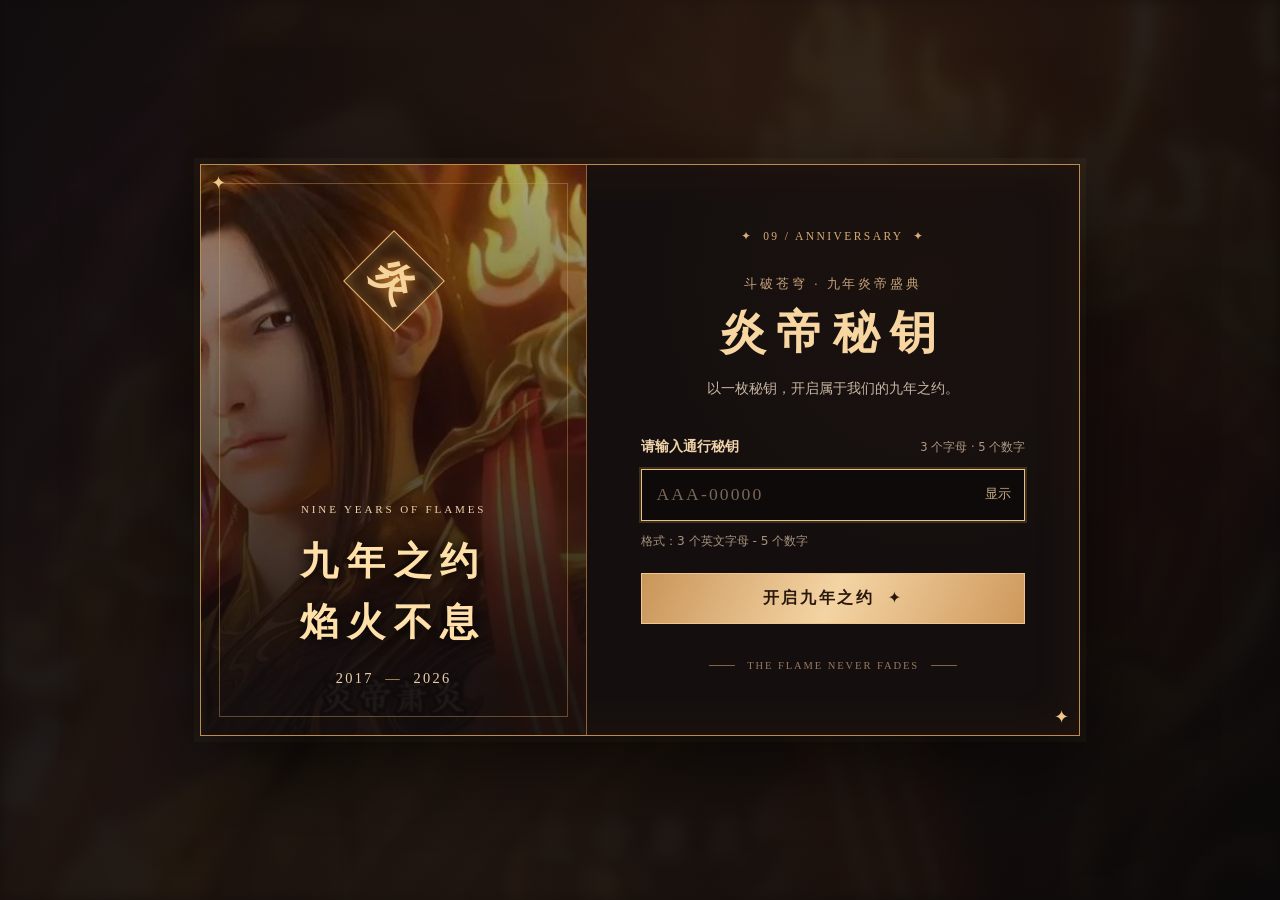
<file: index.html>
<!doctype html>
<html lang="zh-Hans">
<head>
  <meta charset="utf-8">
  <meta name="viewport" content="width=device-width, initial-scale=1">
  <link rel="icon" href="data:image/svg+xml,%3Csvg xmlns='http://www.w3.org/2000/svg' viewBox='0 0 40 40'%3E%3Cpath d='M20 2 38 20 20 38 2 20Z' fill='%2318110e' stroke='%23e2ba7e' stroke-width='2'/%3E%3Cpath d='M21 10c1 5-5 6-3 11 2-1 4-3 5-5 4 4 5 9 1 12-4 3-10 0-10-4 0-6 5-8 7-14Z' fill='%23e2ba7e'/%3E%3C/svg%3E">
  <meta name="theme-color" content="#0f0d0c">
  <meta name="description" content="斗破苍穹九周年纪念网站。重温萧炎成长之路，体验异火融合，回望九年相伴。">
  <title>斗破苍穹 · 九年炎帝盛典</title>
  <link rel="stylesheet" href="css/site.css">
  <link rel="stylesheet" href="css/home.css" data-page-style>
  <script type="module" src="js/site-router.js"></script>
</head>
<body class="page-home">
  <a class="skip-link" href="#main">跳至主要内容</a>
  <header class="site-header">
    <div class="shell header-inner">
      <a class="brand" href="index.html"><svg viewBox="0 0 40 40" aria-hidden="true"><path d="M20 2 38 20 20 38 2 20Z" fill="none" stroke="currentColor"/><path d="M20 7 33 20 20 33 7 20Z" fill="none" stroke="currentColor" opacity=".35"/><path d="M21 10c1 5-5 6-3 11 2-1 4-3 5-5 4 4 5 9 1 12-4 3-10 0-10-4 0-6 5-8 7-14Z" fill="currentColor"/><path d="M20 27c-2-2-1-4 1-6 0 2 3 3 1 5Z" fill="#18110e"/></svg><span><b>斗破苍穹</b><small>九周年纪念</small></span></a>
      <nav class="main-nav" aria-label="主导航">
        <a href="index.html" aria-current="page">Home</a>
        <a href="pages/game.html">Game</a>
        <a href="pages/journey.html">Journey</a>
        <a href="pages/video.html">Video</a>
        <a href="pages/dialogue.html">Dialogue</a>
        <a href="pages/character.html">Character</a>
      </nav>
      <span class="header-edition" lang="en">09<span> / </span>ANNIVERSARY</span>
    </div>
  </header>
  <main id="main" class="shell home-main">
    <section class="hero" aria-roledescription="轮播" aria-label="九周年纪念画廊">
      <div class="hero-media" data-slides>
        <img class="hero-slide is-current" src="photo/1.jpg" width="912" height="563" alt="金色烈焰中的萧炎" fetchpriority="high">
      </div>
      <div class="hero-shade"></div>
      <div class="hero-copy">
        <p class="eyebrow"><span></span> NINE YEARS OF FLAMES</p>
        <h1><span>斗破苍穹</span><small><i aria-hidden="true">·</i> 九年炎帝盛典</small></h1>
        <p class="hero-years">2017 <span>—</span> 2026</p>
        <blockquote>“三十年河东，三十年河西，莫欺少年穷！”</blockquote>
        <p class="hero-description">九年相伴，从斗之气三段，到一代炎帝。<br>我们一路看着你长大。</p>
        <a class="button button-gold hero-link" href="pages/journey.html">重温修炼之路 <span aria-hidden="true">✦</span></a>
      </div>
      <div class="hero-controls" aria-label="轮播控制" hidden>
        <div class="slide-paging" data-paging></div>
        <div class="slide-actions">
          <button class="icon-button arrow-prev" type="button" data-prev aria-label="上一张"><span></span></button>
          <button class="icon-button" type="button" data-toggle aria-label="暂停轮播"><span class="play-symbol"></span></button>
          <button class="icon-button arrow-next" type="button" data-next aria-label="下一张"><span></span></button>
        </div>
      </div>
      <p class="sr-only" aria-live="polite" data-slide-status></p>
    </section>
    <nav class="home-entrances" aria-label="纪念内容">
      <a href="pages/game.html"><span class="entrance-icon"><svg viewBox="0 0 24 24" aria-hidden="true"><path d="M13 3c1 5-5 6-4 11 2-1 3-2 4-4 3 3 5 6 3 9a6 6 0 0 1-10-2C4 12 10 8 13 3Z"/><path d="M11 20c-1-2 0-3 2-5"/></svg></span><span><b>异火焚诀</b><small lang="en">FLAME EMPEROR ASCENSION</small></span><span class="entrance-end" aria-hidden="true">✦</span></a>
      <a href="pages/journey.html"><span class="entrance-icon"><svg viewBox="0 0 24 24" aria-hidden="true"><path d="m3 18 6-9 4 5 3-8 5 12H3Zm4-6 2 1 2-1m3-2 2 1 2-1"/></svg></span><span><b>九年修炼之路</b><small lang="en">THE JOURNEY</small></span><span class="entrance-end" aria-hidden="true">✦</span></a>
      <a href="pages/video.html"><span class="entrance-icon"><svg viewBox="0 0 24 24" aria-hidden="true"><path d="m9 5 11 7-11 7z"/></svg></span><span><b>九年之约</b><small lang="en">ETERNAL LEGACY</small></span><span class="entrance-end" aria-hidden="true">✦</span></a>
    </nav>
  </main>
  <footer class="site-footer shell">
    <span>斗破苍穹 · 九周年纪念</span>
    <span lang="en">2017 — 2026 <i></i> NINE YEARS OF FLAMES</span>
  </footer>
</body>
</html>
</file>
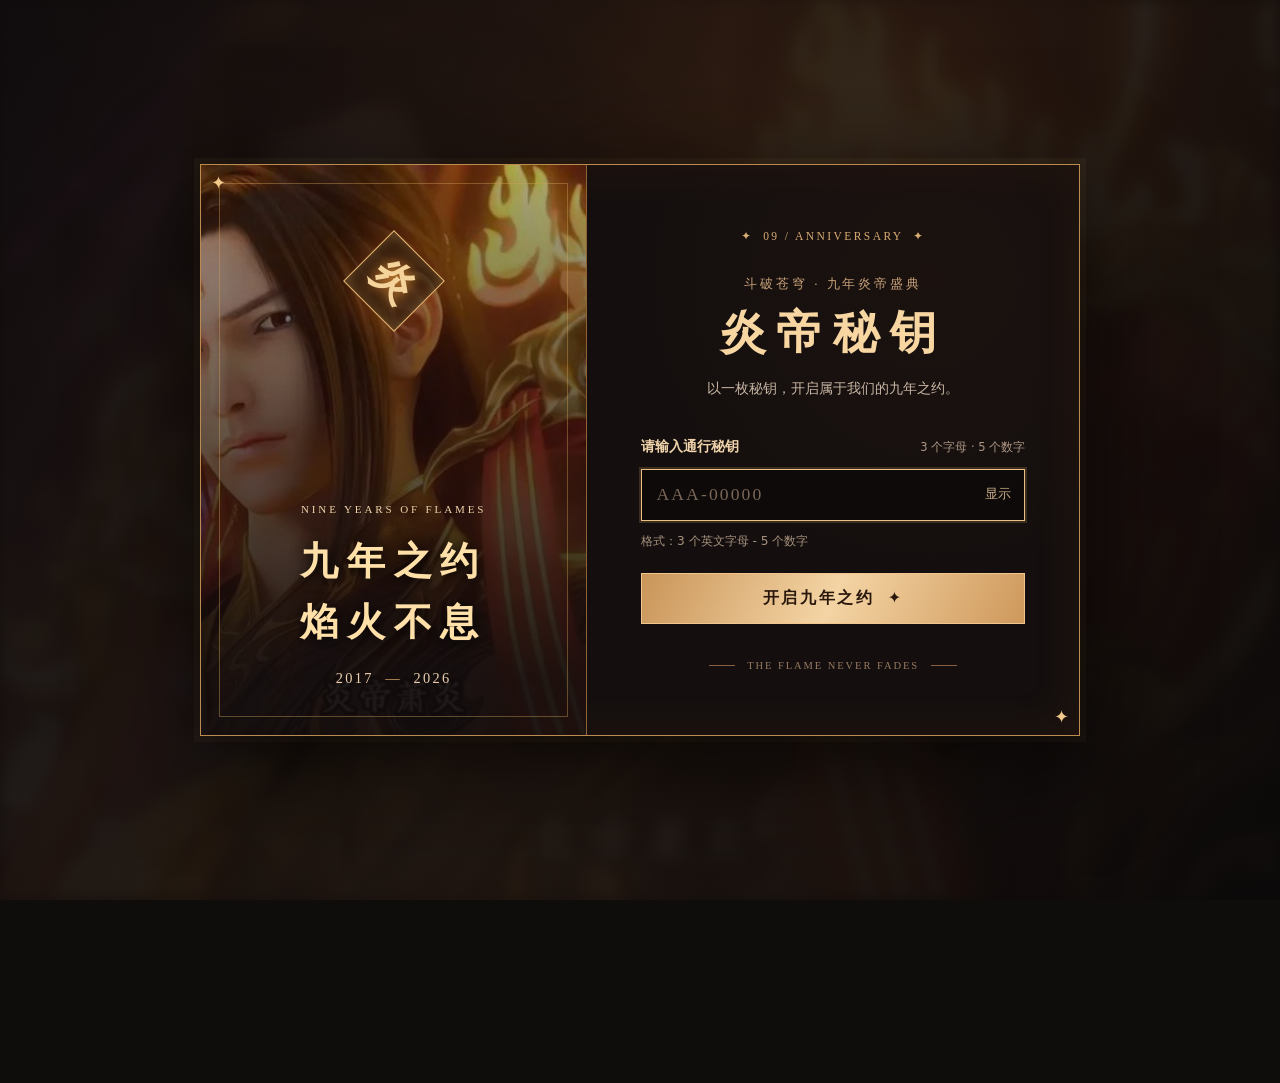
<file: pages/character.html>
<!doctype html>
<html lang="zh-Hans">
<head>
  <meta charset="utf-8">
  <meta name="viewport" content="width=device-width, initial-scale=1">
  <link rel="icon" href="data:image/svg+xml,%3Csvg xmlns='http://www.w3.org/2000/svg' viewBox='0 0 40 40'%3E%3Cpath d='M20 2 38 20 20 38 2 20Z' fill='%2318110e' stroke='%23e2ba7e' stroke-width='2'/%3E%3Cpath d='M21 10c1 5-5 6-3 11 2-1 4-3 5-5 4 4 5 9 1 12-4 3-10 0-10-4 0-6 5-8 7-14Z' fill='%23e2ba7e'/%3E%3C/svg%3E">
  <meta name="theme-color" content="#0f0d0c">
  <meta name="description" content="斗破苍穹九周年纪念网站。重温萧炎成长之路，体验异火融合，回望九年相伴。">
  <title>炎帝降临 · Xiao Yan 3D | 斗破苍穹九周年</title>
  <link rel="stylesheet" href="../css/site.css">
  <link rel="stylesheet" href="../css/character.css" data-page-style>
  <script type="module" src="../js/site-router.js"></script>
</head>
<body class="page-character">
  <a class="skip-link" href="#main">跳至主要内容</a>
  <header class="site-header">
    <div class="shell header-inner">
      <a class="brand" href="../index.html"><svg viewBox="0 0 40 40" aria-hidden="true"><path d="M20 2 38 20 20 38 2 20Z" fill="none" stroke="currentColor"/><path d="M20 7 33 20 20 33 7 20Z" fill="none" stroke="currentColor" opacity=".35"/><path d="M21 10c1 5-5 6-3 11 2-1 4-3 5-5 4 4 5 9 1 12-4 3-10 0-10-4 0-6 5-8 7-14Z" fill="currentColor"/><path d="M20 27c-2-2-1-4 1-6 0 2 3 3 1 5Z" fill="#18110e"/></svg><span><b>斗破苍穹</b><small>九周年纪念</small></span></a>
      <nav class="main-nav" aria-label="主导航">
        <a href="../index.html">Home</a>
        <a href="../pages/game.html">Game</a>
        <a href="../pages/journey.html">Journey</a>
        <a href="../pages/video.html">Video</a>
        <a href="../pages/dialogue.html">Dialogue</a>
        <a href="../pages/character.html" aria-current="page">Character</a>
      </nav>
      <span class="header-edition" lang="en">09<span> / </span>ANNIVERSARY</span>
    </div>
  </header>
  <main id="main" class="shell inner-main character-main">
    <header class="page-heading">
      <p class="eyebrow" lang="en"><span></span> THE FLAME EMPEROR · 3D <span></span></p>
      <h1>炎帝降临</h1>
      <p>九年修炼，一代炎帝。亲手唤醒萧炎，见证他的战斗身姿。</p>
    </header>
    <div class="character-layout">
      <section class="character-stage" aria-label="萧炎三维模型">
        <div class="character-viewport" data-viewport>
          <div class="character-halo" aria-hidden="true"></div>
          <canvas data-model-canvas tabindex="0" aria-label="萧炎三维模型，拖动旋转，滚轮或双指缩放；也可使用右侧控制按钮"></canvas>
          <div class="character-overlay" data-overlay role="status"><span class="character-loader" aria-hidden="true"></span><p data-load-message>正在准备炎帝模型……</p><button class="button button-quiet" type="button" data-retry hidden>重新载入</button></div>
          <div class="character-badge"><span>✦</span> XIAO YAN / 09</div>
        </div>
        <div class="character-stage-foot"><span>拖动旋转 · 双指 / 滚轮缩放</span><span data-quality>自适应画质</span></div>
      </section>
      <section class="character-panel" aria-labelledby="character-controls-title">
        <p class="eyebrow" lang="en"><span></span> CONTROL PANEL</p>
        <h2 id="character-controls-title">炎帝控制面板</h2>
        <fieldset data-controls disabled>
          <legend class="sr-only">人物控制</legend>
          <div class="character-group"><h3>动画动作 <small>ANIMATION</small></h3>
            <div class="character-motion" role="group" aria-label="选择动作">
              <button type="button" class="button button-quiet" data-motion="0" aria-pressed="true">拳击</button>
              <button type="button" class="button button-quiet" data-motion="1" aria-pressed="false">前踢</button>
              <button type="button" class="button button-quiet" data-motion="2" aria-pressed="false">跑步</button>
            </div>
            <div class="character-two"><button class="button button-gold" type="button" data-play aria-pressed="false">播放动画</button><button class="button button-quiet" type="button" data-stop>停止 / 复位</button></div>
            <label class="character-range" for="motion-speed"><span>动画速度</span><output data-speed-output>1.0×</output></label>
            <input type="range" id="motion-speed" min="0.5" max="2" step="0.1" value="1" data-speed>
          </div>
          <div class="character-group"><h3>视角控制 <small>VIEW</small></h3>
            <div class="character-two"><button type="button" class="button button-quiet" data-turn="-1">↶ 左旋</button><button type="button" class="button button-quiet" data-turn="1">右旋 ↷</button><button type="button" class="button button-quiet" data-zoom="-1">− 缩小</button><button type="button" class="button button-quiet" data-zoom="1">＋ 放大</button></div>
            <div class="character-two"><button type="button" class="button button-quiet" data-spin aria-pressed="false">自动旋转：关</button><button type="button" class="button button-quiet" data-reset-view>重置视角</button></div>
          </div>
          <div class="character-group character-bottom"><span>模型显示</span><button class="button button-quiet" type="button" data-visible aria-pressed="true">显示：开</button></div>
        </fieldset>
        <p class="character-status" data-character-status role="status">等待模型载入。</p>
      </section>
    </div>
    <p class="character-note">九周年纪念 3D 互动展示 · 动作与视角可自由切换，移动端自动采用轻量画质。</p>
  </main>
  <footer class="site-footer shell">
    <span>斗破苍穹 · 九周年纪念</span>
    <span lang="en">2017 — 2026 <i></i> NINE YEARS OF FLAMES</span>
  </footer>
</body>
</html>
</file>
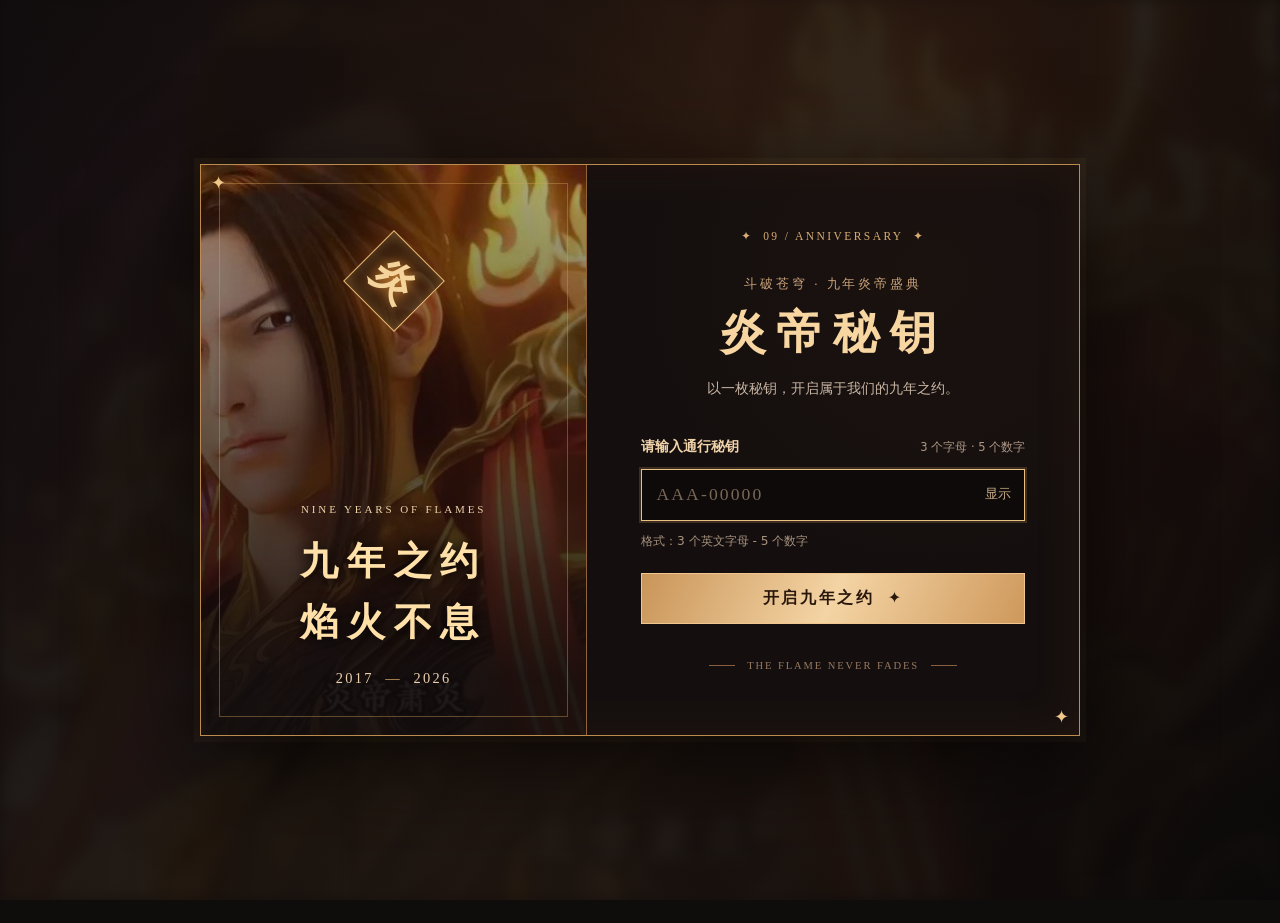
<file: pages/dialogue.html>
<!doctype html>
<html lang="zh-Hans">
<head>
  <meta charset="utf-8">
  <meta name="viewport" content="width=device-width, initial-scale=1">
  <link rel="icon" href="data:image/svg+xml,%3Csvg xmlns='http://www.w3.org/2000/svg' viewBox='0 0 40 40'%3E%3Cpath d='M20 2 38 20 20 38 2 20Z' fill='%2318110e' stroke='%23e2ba7e' stroke-width='2'/%3E%3Cpath d='M21 10c1 5-5 6-3 11 2-1 4-3 5-5 4 4 5 9 1 12-4 3-10 0-10-4 0-6 5-8 7-14Z' fill='%23e2ba7e'/%3E%3C/svg%3E">
  <meta name="theme-color" content="#0f0d0c">
  <meta name="description" content="斗破苍穹九周年纪念网站。重温萧炎成长之路，体验异火融合，回望九年相伴。">
  <title>萧炎对白 · Xiao Yan Dialogue | 斗破苍穹九周年</title>
  <link rel="stylesheet" href="../css/site.css">
  <link rel="stylesheet" href="../css/dialogue.css" data-page-style>
  <script type="module" src="../js/site-router.js"></script>
</head>
<body class="page-dialogue">
  <a class="skip-link" href="#main">跳至主要内容</a>
  <header class="site-header">
    <div class="shell header-inner">
      <a class="brand" href="../index.html"><svg viewBox="0 0 40 40" aria-hidden="true"><path d="M20 2 38 20 20 38 2 20Z" fill="none" stroke="currentColor"/><path d="M20 7 33 20 20 33 7 20Z" fill="none" stroke="currentColor" opacity=".35"/><path d="M21 10c1 5-5 6-3 11 2-1 4-3 5-5 4 4 5 9 1 12-4 3-10 0-10-4 0-6 5-8 7-14Z" fill="currentColor"/><path d="M20 27c-2-2-1-4 1-6 0 2 3 3 1 5Z" fill="#18110e"/></svg><span><b>斗破苍穹</b><small>九周年纪念</small></span></a>
      <nav class="main-nav" aria-label="主导航">
        <a href="../index.html">Home</a>
        <a href="../pages/game.html">Game</a>
        <a href="../pages/journey.html">Journey</a>
        <a href="../pages/video.html">Video</a>
        <a href="../pages/dialogue.html" aria-current="page">Dialogue</a>
        <a href="../pages/character.html">Character</a>
      </nav>
      <span class="header-edition" lang="en">09<span> / </span>ANNIVERSARY</span>
    </div>
  </header>
  <main id="main" class="shell inner-main">
    <header class="page-heading">
      <p class="eyebrow" lang="en"><span></span> XIAO YAN DIALOGUE <span></span></p>
      <h1>萧炎对白</h1>
      <p>本页面为纪念性质的预设对白互动，并非真实 AI 或官方角色对话服务。</p>
    </header>
    <div class="dialogue-layout">
      <section class="dialogue-panel profile-panel" aria-labelledby="profile-title">
        <h2 id="profile-title">个人资料</h2>
        <p class="profile-intro">可以使用昵称。资料和对话仅在当前页面使用。</p>
        <form class="profile-form" data-profile novalidate>
          <div class="profile-field">
            <label for="profile-name">姓名 <span lang="en">Name</span></label>
            <input id="profile-name" type="text" required maxlength="24" autocomplete="off" aria-describedby="error-name">
            <p class="field-error" id="error-name" hidden></p>
          </div>
          <div class="profile-field">
            <label for="profile-age">年龄 <span lang="en">Age</span></label>
            <input id="profile-age" type="text" inputmode="numeric" required maxlength="3" autocomplete="off" aria-describedby="error-age">
            <p class="field-error" id="error-age" hidden></p>
          </div>
          <div class="profile-field">
            <label for="profile-career">事业／行业 <span lang="en">Career</span></label>
            <input id="profile-career" type="text" required maxlength="60" autocomplete="off" aria-describedby="error-career">
            <p class="field-error" id="error-career" hidden></p>
          </div>
          <div class="profile-field">
            <label for="profile-education">学历 <span lang="en">Education</span></label>
            <input id="profile-education" type="text" required maxlength="40" autocomplete="off" aria-describedby="error-education">
            <p class="field-error" id="error-education" hidden></p>
          </div>
          <div class="profile-field goal-field">
            <label for="profile-goal">人生目标 <span lang="en">Life Goal</span></label>
            <textarea id="profile-goal" rows="2" required minlength="2" maxlength="180" autocomplete="off" aria-describedby="goal-hint error-goal"></textarea>
            <p class="field-hint" id="goal-hint">用 2–180 个字符写下你想实现的目标。</p>
            <p class="field-error" id="error-goal" hidden></p>
          </div>
          <button class="button button-gold" type="submit" disabled>开启对白</button>
        </form>
        <div class="profile-summary" data-summary hidden>
          <dl>
            <div><dt>姓名</dt><dd data-profile-value="name"></dd></div>
            <div><dt>年龄</dt><dd data-profile-value="age"></dd></div>
            <div><dt>事业／行业</dt><dd data-profile-value="career"></dd></div>
            <div><dt>学历</dt><dd data-profile-value="education"></dd></div>
            <div><dt>人生目标</dt><dd data-profile-value="goal"></dd></div>
          </dl>
          <button class="button button-quiet" type="button" data-edit>重新填写资料</button>
        </div>
      </section>

      <section class="dialogue-panel chat-panel" aria-labelledby="chat-title">
        <header class="chat-header">
          <span class="chat-avatar" aria-hidden="true">炎</span>
          <div><h2 id="chat-title">萧炎</h2><p>纪念对白</p></div>
          <button class="button button-quiet" type="button" data-clear disabled>清除对话</button>
        </header>
        <div class="chat-log" data-chat-log role="log" aria-labelledby="chat-title" aria-relevant="additions" tabindex="0">
          <p class="chat-empty" data-chat-empty>填写个人资料后，即可开始对白。</p>
        </div>
        <div class="chat-topics" role="group" aria-label="选择对白问题" data-topics hidden></div>
      </section>
    </div>
    <noscript><p class="dialogue-noscript">请启用 JavaScript 来使用纪念对白。</p></noscript>
  </main>
  <footer class="site-footer shell">
    <span>斗破苍穹 · 九周年纪念</span>
    <span lang="en">2017 — 2026 <i></i> NINE YEARS OF FLAMES</span>
  </footer>
</body>
</html>
</file>
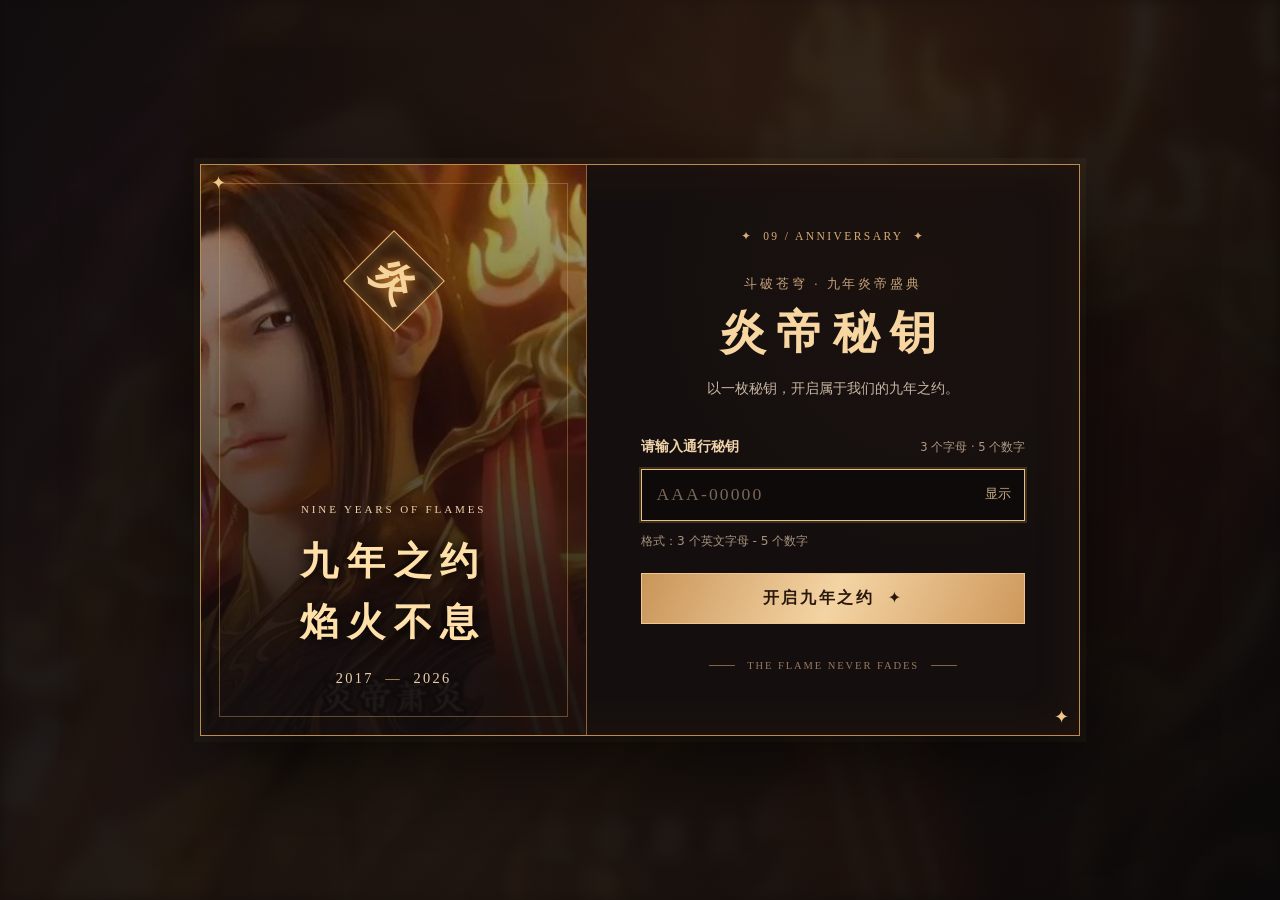
<file: pages/game.html>
<!doctype html>
<html lang="zh-Hans">
<head>
  <meta charset="utf-8">
  <meta name="viewport" content="width=device-width, initial-scale=1">
  <link rel="icon" href="data:image/svg+xml,%3Csvg xmlns='http://www.w3.org/2000/svg' viewBox='0 0 40 40'%3E%3Cpath d='M20 2 38 20 20 38 2 20Z' fill='%2318110e' stroke='%23e2ba7e' stroke-width='2'/%3E%3Cpath d='M21 10c1 5-5 6-3 11 2-1 4-3 5-5 4 4 5 9 1 12-4 3-10 0-10-4 0-6 5-8 7-14Z' fill='%23e2ba7e'/%3E%3C/svg%3E">
  <meta name="theme-color" content="#0f0d0c">
  <meta name="description" content="斗破苍穹九周年纪念网站。重温萧炎成长之路，体验异火融合，回望九年相伴。">
  <title>异火焚诀 · Flame Emperor Ascension | 斗破苍穹九周年</title>
  <link rel="stylesheet" href="../css/site.css">
  <link rel="stylesheet" href="../css/game.css" data-page-style>
  <link rel="stylesheet" href="../css/victory.css" data-page-style>
  <script type="module" src="../js/site-router.js"></script>
</head>
<body class="page-game">
  <a class="skip-link" href="#main">跳至主要内容</a>
  <header class="site-header">
    <div class="shell header-inner">
      <a class="brand" href="../index.html"><svg viewBox="0 0 40 40" aria-hidden="true"><path d="M20 2 38 20 20 38 2 20Z" fill="none" stroke="currentColor"/><path d="M20 7 33 20 20 33 7 20Z" fill="none" stroke="currentColor" opacity=".35"/><path d="M21 10c1 5-5 6-3 11 2-1 4-3 5-5 4 4 5 9 1 12-4 3-10 0-10-4 0-6 5-8 7-14Z" fill="currentColor"/><path d="M20 27c-2-2-1-4 1-6 0 2 3 3 1 5Z" fill="#18110e"/></svg><span><b>斗破苍穹</b><small>九周年纪念</small></span></a>
      <nav class="main-nav" aria-label="主导航">
        <a href="../index.html">Home</a>
        <a href="../pages/game.html" aria-current="page">Game</a>
        <a href="../pages/journey.html">Journey</a>
        <a href="../pages/video.html">Video</a>
        <a href="../pages/dialogue.html">Dialogue</a>
        <a href="../pages/character.html">Character</a>
      </nav>
      <span class="header-edition" lang="en">09<span> / </span>ANNIVERSARY</span>
    </div>
  </header>
  <main id="main" class="shell inner-main">
    <header class="page-heading">
      <p class="eyebrow" lang="en"><span></span> FLAME EMPEROR ASCENSION <span></span></p>
      <h1>异火焚诀</h1>
      <p>点亮当前异火，逐批融合。二十二火归宗后，炼成第 23 种帝炎。</p>
    </header>
    <section class="game-board" aria-labelledby="stage-title">
      <div class="game-overview">
        <div><p class="mini-label" data-stage-number>第一阶段</p><h2 id="stage-title">初炼异火</h2></div>
        <div class="game-progress">
          <label for="cultivation">修炼进度 <span data-progress-text>0 / 6</span></label>
          <progress id="cultivation" value="0" max="6">0 / 6</progress>
        </div>
      </div>
      <div class="game-arena" data-arena>
        <div class="game-ring" aria-hidden="true"></div>
        <div class="flame-list" data-flames role="group" aria-label="本阶段可收集的异火"></div>
        <p class="arena-message" data-arena-message hidden></p>
        <noscript><p>请启用 JavaScript 来收集与融合异火。</p></noscript>
        <div class="fusion-burst" aria-hidden="true"><span></span><span></span><span></span></div>
      </div>
      <div class="game-bottom">
        <div class="game-energy">
          <label for="energy">累计收集 <span data-count>0 / 22</span></label>
          <progress id="energy" value="0" max="22">0 / 22</progress>
        </div>
        <div class="game-actions">
          <button class="button button-gold" type="button" data-fuse disabled>融合</button>
          <button class="button button-gold" type="button" data-replay hidden>重看庆祝</button>
          <button class="button button-quiet" type="button" data-restart>重置游戏</button>
        </div>
      </div>
      <div class="game-update">
        <p data-requirement>累计收集 5 种异火后进行第一次融合。</p>
        <p class="game-status" role="status" data-status>选择一种异火，开启修炼。</p>
      </div>
      <details class="flame-guide" data-guide hidden>
        <summary>已解锁异火图鉴 <span data-guide-count>5 / 22</span></summary>
        <ul data-guide-list tabindex="0" aria-label="已解锁异火"></ul>
      </details>
    </section>
    <p class="game-note">异火的解锁顺序、融合阶段及帝炎诞生方式均为本纪念游戏设计。</p>

    <dialog class="victory" aria-labelledby="victory-title" aria-describedby="victory-subtitle">
      <div class="victory-scene">
        <div class="victory-art" aria-hidden="true"></div>
        <div class="victory-effect" aria-hidden="true">
          <div class="victory-seal"></div>
          <div class="victory-sparks" data-sparks></div>
          <div class="victory-ember"><i></i></div>
        </div>
        <div class="victory-copy">
          <p class="eyebrow"><span></span> 第 23 种异火 · 帝炎诞生 <span></span></p>
          <h2 id="victory-title">炎帝归位</h2>
          <p id="victory-subtitle">万火归宗 · 斗帝降临</p>
          <p class="victory-tribute">“九年相伴，恭贺萧炎成帝！”</p>
        </div>
        <div class="victory-actions">
          <button class="button button-quiet" type="button" data-close-victory autofocus>返回游戏</button>
          <button class="button button-gold" type="button" data-restart>重置游戏</button>
        </div>
      </div>
    </dialog>
  </main>
  <footer class="site-footer shell">
    <span>斗破苍穹 · 九周年纪念</span>
    <span lang="en">2017 — 2026 <i></i> NINE YEARS OF FLAMES</span>
  </footer>
</body>
</html>
</file>
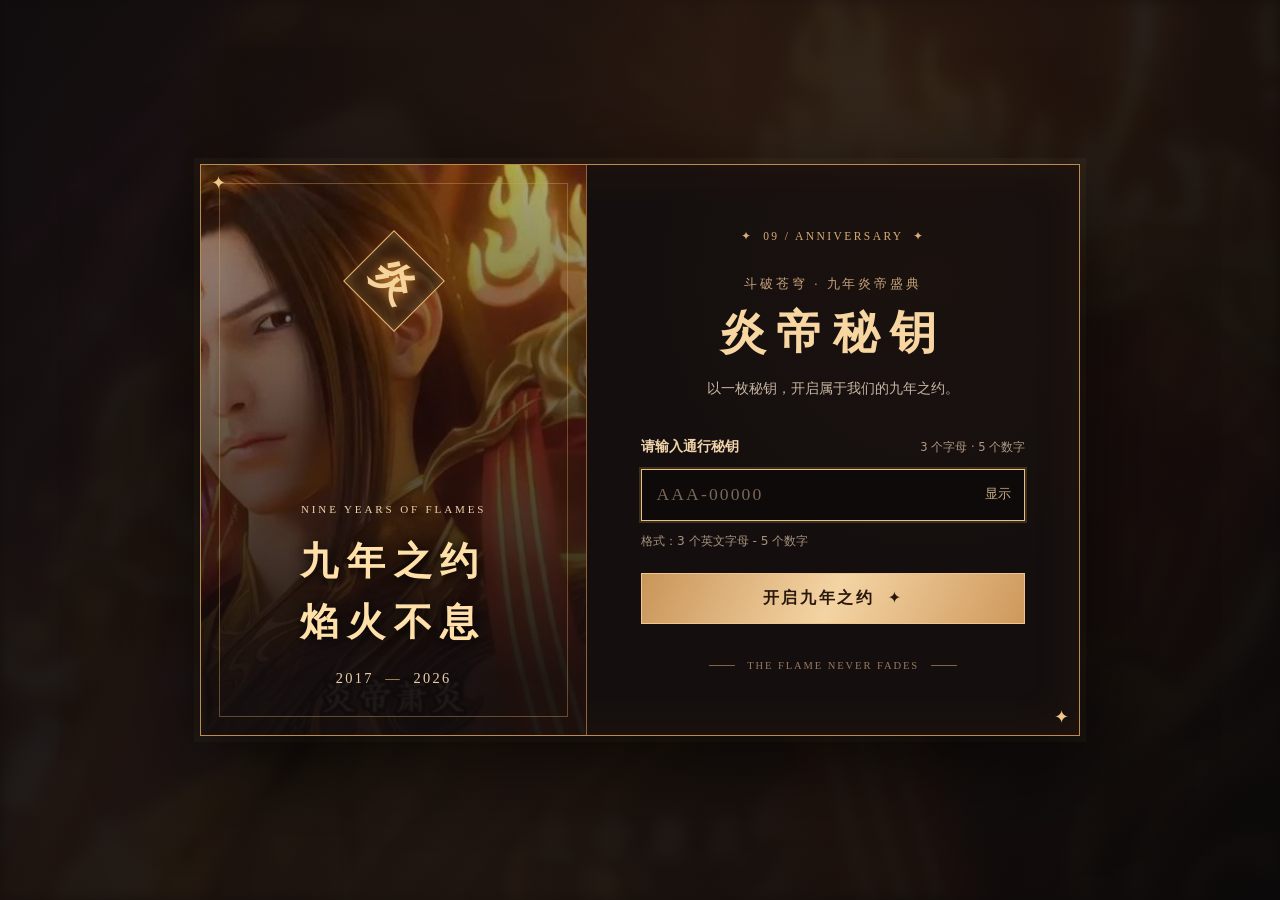
<file: pages/journey.html>
<!doctype html>
<html lang="zh-Hans">
<head>
  <meta charset="utf-8">
  <meta name="viewport" content="width=device-width, initial-scale=1">
  <link rel="icon" href="data:image/svg+xml,%3Csvg xmlns='http://www.w3.org/2000/svg' viewBox='0 0 40 40'%3E%3Cpath d='M20 2 38 20 20 38 2 20Z' fill='%2318110e' stroke='%23e2ba7e' stroke-width='2'/%3E%3Cpath d='M21 10c1 5-5 6-3 11 2-1 4-3 5-5 4 4 5 9 1 12-4 3-10 0-10-4 0-6 5-8 7-14Z' fill='%23e2ba7e'/%3E%3C/svg%3E">
  <meta name="theme-color" content="#0f0d0c">
  <meta name="description" content="斗破苍穹九周年纪念网站。重温萧炎成长之路，体验异火融合，回望九年相伴。">
  <title>九年修炼之路 · The Journey | 斗破苍穹九周年</title>
  <link rel="stylesheet" href="../css/site.css">
  <link rel="stylesheet" href="../css/journey.css" data-page-style>
  <script type="module" src="../js/site-router.js"></script>
</head>
<body class="page-journey">
  <a class="skip-link" href="#main">跳至主要内容</a>
  <header class="site-header">
    <div class="shell header-inner">
      <a class="brand" href="../index.html"><svg viewBox="0 0 40 40" aria-hidden="true"><path d="M20 2 38 20 20 38 2 20Z" fill="none" stroke="currentColor"/><path d="M20 7 33 20 20 33 7 20Z" fill="none" stroke="currentColor" opacity=".35"/><path d="M21 10c1 5-5 6-3 11 2-1 4-3 5-5 4 4 5 9 1 12-4 3-10 0-10-4 0-6 5-8 7-14Z" fill="currentColor"/><path d="M20 27c-2-2-1-4 1-6 0 2 3 3 1 5Z" fill="#18110e"/></svg><span><b>斗破苍穹</b><small>九周年纪念</small></span></a>
      <nav class="main-nav" aria-label="主导航">
        <a href="../index.html">Home</a>
        <a href="../pages/game.html">Game</a>
        <a href="../pages/journey.html" aria-current="page">Journey</a>
        <a href="../pages/video.html">Video</a>
        <a href="../pages/dialogue.html">Dialogue</a>
        <a href="../pages/character.html">Character</a>
      </nav>
      <span class="header-edition" lang="en">09<span> / </span>ANNIVERSARY</span>
    </div>
  </header>
  <main id="main" class="shell inner-main">
    <header class="page-heading">
      <p class="eyebrow"><span></span> THE JOURNEY <span></span></p>
      <h1>九年修炼之路</h1>
      <p>从乌坦城的少年，到万火归宗的炎帝。</p>
    </header>
    <ol class="journey-grid" data-journey aria-label="萧炎的四个成长阶段"></ol>
    <noscript><p>请启用 JavaScript 来查看修炼之路。</p></noscript>
    <p class="journey-note"><span aria-hidden="true">✦</span> 2017 — 2026 记录了动画与观众相伴的九年。</p>
  </main>
  <footer class="site-footer shell">
    <span>斗破苍穹 · 九周年纪念</span>
    <span lang="en">2017 — 2026 <i></i> NINE YEARS OF FLAMES</span>
  </footer>
</body>
</html>
</file>
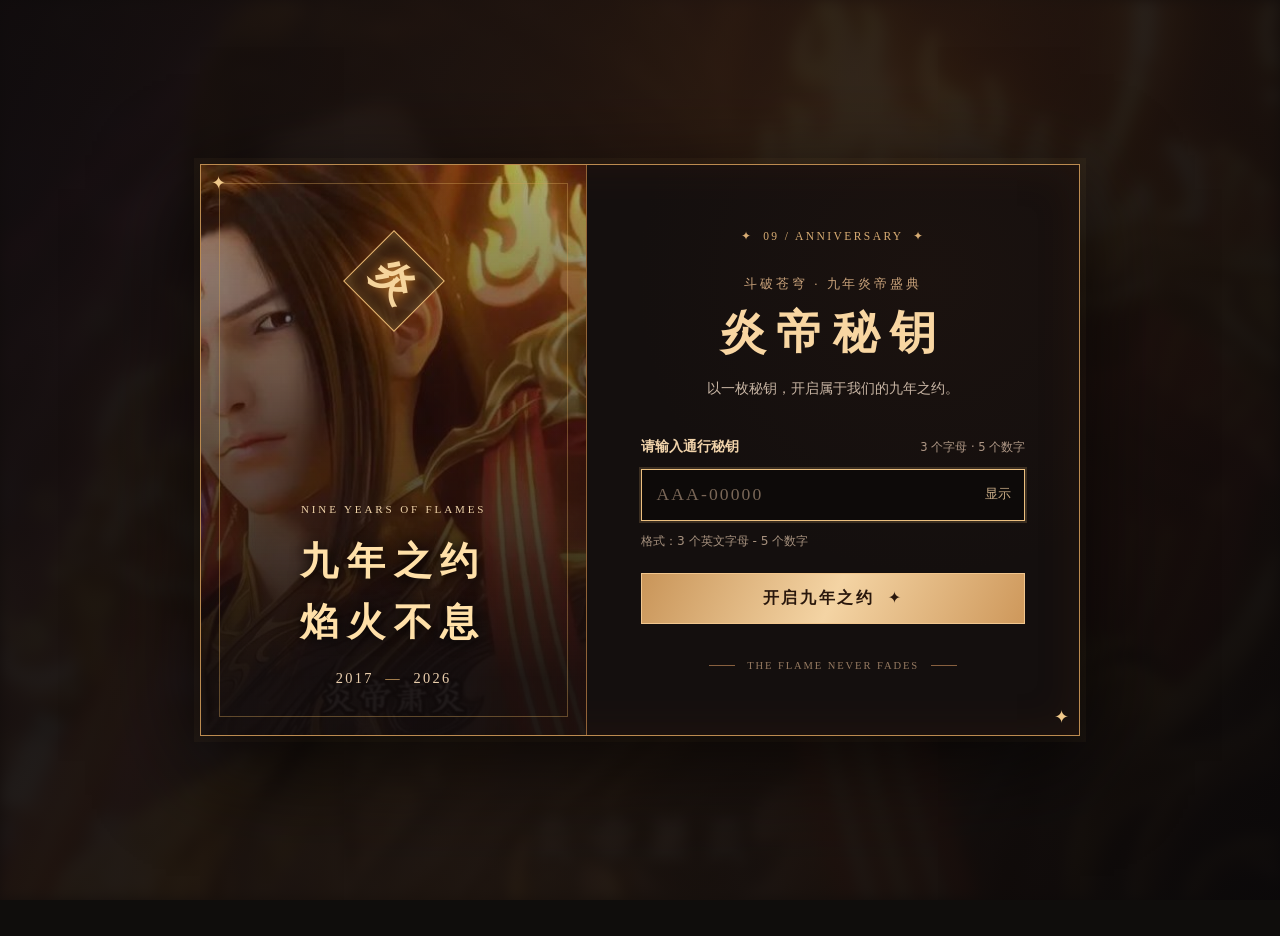
<file: pages/video.html>
<!doctype html>
<html lang="zh-Hans">
<head>
  <meta charset="utf-8">
  <meta name="viewport" content="width=device-width, initial-scale=1">
  <link rel="icon" href="data:image/svg+xml,%3Csvg xmlns='http://www.w3.org/2000/svg' viewBox='0 0 40 40'%3E%3Cpath d='M20 2 38 20 20 38 2 20Z' fill='%2318110e' stroke='%23e2ba7e' stroke-width='2'/%3E%3Cpath d='M21 10c1 5-5 6-3 11 2-1 4-3 5-5 4 4 5 9 1 12-4 3-10 0-10-4 0-6 5-8 7-14Z' fill='%23e2ba7e'/%3E%3C/svg%3E">
  <meta name="theme-color" content="#0f0d0c">
  <meta name="description" content="斗破苍穹九周年纪念网站。重温萧炎成长之路，体验异火融合，回望九年相伴。">
  <title>九年之约 · Eternal Legacy | 斗破苍穹九周年</title>
  <link rel="stylesheet" href="../css/site.css">
  <link rel="stylesheet" href="../css/video.css" data-page-style>
  <script type="module" src="../js/site-router.js"></script>
</head>
<body class="page-video">
  <a class="skip-link" href="#main">跳至主要内容</a>
  <header class="site-header">
    <div class="shell header-inner">
      <a class="brand" href="../index.html"><svg viewBox="0 0 40 40" aria-hidden="true"><path d="M20 2 38 20 20 38 2 20Z" fill="none" stroke="currentColor"/><path d="M20 7 33 20 20 33 7 20Z" fill="none" stroke="currentColor" opacity=".35"/><path d="M21 10c1 5-5 6-3 11 2-1 4-3 5-5 4 4 5 9 1 12-4 3-10 0-10-4 0-6 5-8 7-14Z" fill="currentColor"/><path d="M20 27c-2-2-1-4 1-6 0 2 3 3 1 5Z" fill="#18110e"/></svg><span><b>斗破苍穹</b><small>九周年纪念</small></span></a>
      <nav class="main-nav" aria-label="主导航">
        <a href="../index.html">Home</a>
        <a href="../pages/game.html">Game</a>
        <a href="../pages/journey.html">Journey</a>
        <a href="../pages/video.html" aria-current="page">Video</a>
        <a href="../pages/dialogue.html">Dialogue</a>
        <a href="../pages/character.html">Character</a>
      </nav>
      <span class="header-edition" lang="en">09<span> / </span>ANNIVERSARY</span>
    </div>
  </header>
  <main id="main" class="shell inner-main">
    <header class="page-heading">
      <p class="eyebrow"><span></span> ETERNAL LEGACY <span></span></p>
      <h1>九年之约</h1>
      <p>一段影像，重温九年相伴。</p>
    </header>
    <figure class="video-frame">
      <div class="video-screen">
        <video controls playsinline preload="metadata" aria-label="斗破苍穹九周年纪念视频">
          当前浏览器无法使用 HTML5 视频播放器。
        </video>
        <noscript><p class="video-error">请启用 JavaScript 以加载本地视频。</p></noscript>
        <p class="video-error" role="status" hidden data-video-error></p>
      </div>
      <figcaption><span class="entrance-icon"><svg viewBox="0 0 24 24" aria-hidden="true"><path d="m9 5 11 7-11 7z"/></svg></span><b>九周年纪念影像</b><span>2017 — 2026</span></figcaption>
    </figure>
  </main>
  <footer class="site-footer shell">
    <span>斗破苍穹 · 九周年纪念</span>
    <span lang="en">2017 — 2026 <i></i> NINE YEARS OF FLAMES</span>
  </footer>
</body>
</html>
</file>
<file: css/site.css>
:root {
  color-scheme: dark;
  --bg: #0f0d0c;
  --panel: #171211;
  --line: #3b2b22;
  --gold: #e2ba7e;
  --gold-bright: #f3d4a4;
  --ink: #f7ebdd;
  --muted: #c6b5a7;
  --quiet: #b19a85;
  --serif: "Noto Serif CJK SC", "Source Han Serif SC", "Songti SC", SimSun, serif;
  --sans: "Microsoft YaHei", "PingFang SC", "Noto Sans CJK SC", system-ui, sans-serif;
  --latin: Georgia, "Times New Roman", serif;
  --width: 1160px;
}
*, *::before, *::after { box-sizing: border-box; }
html { min-width: 0; }
body {
  margin: 0;
  min-height: 100vh;
  display: flex;
  flex-direction: column;
  font: 1rem/1.65 var(--sans);
  color: var(--ink);
  background: radial-gradient(ellipse at 55% 18%, #241610 0%, transparent 55%), var(--bg);
}
p, h1, h2, figure { margin: 0; }
button { font: inherit; color: inherit; }
a { color: inherit; text-decoration: none; }
img, video { display: block; max-width: 100%; }
[hidden] { display: none !important; }
button:focus-visible, a:focus-visible, video:focus-visible {
  outline: 2px solid var(--gold-bright);
  outline-offset: 4px;
}
.sr-only, .skip-link:not(:focus) {
  position: absolute;
  width: 1px;
  height: 1px;
  padding: 0;
  overflow: hidden;
  clip-path: inset(50%);
  white-space: nowrap;
}
.skip-link:focus {
  position: fixed;
  top: 12px;
  left: 12px;
  z-index: 10;
  background: var(--gold-bright);
  color: #1d140e;
  padding: .5rem .8rem;
}
.shell { width: min(var(--width), calc(100% - clamp(2rem, 8vw, 7rem))); margin-inline: auto; }
.site-header {
  border-bottom: 1px solid #38271e;
  background: #100d0bf2;
}
.header-inner {
  display: grid;
  grid-template-columns: 1fr auto 1fr;
  align-items: center;
  min-height: 74px;
  gap: clamp(.7rem, 3vw, 2.5rem);
}
.brand { display: inline-flex; align-items: center; gap: .65rem; justify-self: start; white-space: nowrap; }
.brand svg { width: 40px; height: 40px; color: var(--gold); flex: none; }
.brand b { display: block; color: var(--gold-bright); font: bold 1.15rem/1.2 var(--serif); letter-spacing: .13em; }
.brand small { display: block; color: var(--quiet); font-size: .75rem; letter-spacing: .16em; margin-top: .24rem; }
.main-nav { display: flex; gap: clamp(.65rem, 2.6vw, 2.4rem); align-self: stretch; }
.main-nav a {
  position: relative;
  display: grid;
  place-content: center;
  min-height: 44px;
  min-width: 44px;
  color: var(--muted);
  font-size: .86rem;
  letter-spacing: .08em;
}
.main-nav a:hover, .main-nav a[aria-current] { color: var(--gold-bright); }
.main-nav a[aria-current]::after {
  position: absolute;
  inset: auto 0 -1px;
  height: 2px;
  content: "";
  background: linear-gradient(90deg, transparent, #daa15c 45% 55%, transparent);
}
.header-edition {
  justify-self: end;
  color: var(--quiet);
  font: .75rem var(--latin);
  letter-spacing: .17em;
  white-space: nowrap;
}
.header-edition span { color: #92623c; margin-inline: .2em; }
.site-footer {
  display: flex;
  justify-content: space-between;
  align-items: center;
  gap: .5rem 1rem;
  flex-wrap: wrap;
  border-top: 1px solid var(--line);
  padding-block: 1rem 1.15rem;
  font-size: .76rem;
  color: var(--quiet);
  letter-spacing: .08em;
}
.site-footer [lang="en"] { font-family: var(--latin); letter-spacing: .13em; }
.site-footer i { display: inline-block; width: 3px; height: 3px; background: var(--gold); rotate: 45deg; vertical-align: middle; margin-inline: .45rem; }
.inner-main { flex: 1; padding-block: clamp(1.45rem, 4vw, 3rem) clamp(1.6rem, 4vw, 3rem); }
.page-heading { text-align: center; margin-bottom: clamp(1.25rem, 3vw, 2rem); }
.page-heading h1 {
  font: bold clamp(2.15rem, 5vw, 3.45rem)/1.15 var(--serif);
  letter-spacing: .12em;
  color: var(--gold-bright);
  margin: .52rem 0 .65rem;
  text-indent: .12em;
}
.page-heading > p:last-child { color: var(--muted); }
.eyebrow {
  display: flex;
  align-items: center;
  gap: .85rem;
  color: var(--gold);
  font: .79rem/1.4 var(--latin);
  letter-spacing: .21em;
}
.page-heading .eyebrow { justify-content: center; }
.eyebrow span { width: 27px; height: 1px; background: #a9784e; }
.mini-label { color: var(--gold); font-size: .86rem; letter-spacing: .09em; }
.button {
  display: inline-flex;
  align-items: center;
  justify-content: center;
  gap: .55rem;
  min-height: 44px;
  padding: .55rem .9rem;
  border: 1px solid #8b6142;
  cursor: pointer;
  font-size: .92rem;
  font-weight: 650;
  transition: background-color .2s, color .2s, transform .2s;
}
.button:active:not(:disabled) { transform: translateY(1px); }
.button-gold { background: #d5a46e; border-color: #e6bb87; color: #21140d; }
.button-gold:hover:not(:disabled) { background: #f1c593; }
.button-quiet { background: #211713; color: var(--gold-bright); }
.button-quiet:hover { background: #3a2820; }
.button:disabled { cursor: default; opacity: .55; }
.entrance-icon {
  display: grid;
  place-items: center;
  flex: none;
  width: 42px;
  height: 42px;
  border: 1px solid #6c4830;
  color: var(--gold);
  background: #322015;
}
.entrance-icon svg { width: 21px; height: 21px; fill: none; stroke: currentColor; stroke-width: 1.4; stroke-linecap: round; stroke-linejoin: round; }
@media (max-width: 810px) {
  .header-inner { grid-template-columns: auto minmax(0, 1fr); min-height: 64px; }
  .main-nav { justify-self: end; gap: clamp(.25rem, 1.7vw, 1rem); }
  .main-nav a { letter-spacing: .01em; }
  .header-edition { display: none; }
}
@media (max-width: 680px) {
  .header-inner { grid-template-columns: minmax(0, 1fr); gap: .15rem; padding-top: .55rem; }
  .brand { justify-self: center; gap: .45rem; }
  .brand svg { width: 32px; height: 32px; }
  .brand b { font-size: 1rem; }
  .brand small { letter-spacing: .1em; }
  .main-nav { display: grid; grid-template-columns: repeat(6, minmax(0, 1fr)); justify-self: stretch; gap: 0; }
  .main-nav a { min-width: 0; font-size: clamp(.68rem, 2.5vw, .84rem); }
}
@media (prefers-reduced-motion: reduce) {
  *, *::before, *::after {
    animation-duration: .01ms !important;
    animation-delay: 0s !important;
    animation-iteration-count: 1 !important;
    transition-duration: .01ms !important;
  }
}

/* Anniversary entrance: conceal every page until the key is accepted. */
html:not(.access-granted),
html:not(.access-granted) body { overflow: hidden; }
html:not(.access-granted) body > :not(#access-gate) {
  visibility: hidden !important;
  pointer-events: none !important;
}
.access-gate {
  position: fixed;
  inset: 0;
  z-index: 10000;
  display: grid;
  place-items: center;
  overflow-y: auto;
  padding: clamp(1rem, 4vw, 3rem);
  isolation: isolate;
  color: #f8ead8;
  background: radial-gradient(ellipse at 50% 20%, #4c291b, #130e0d 70%);
}
.access-gate::before {
  content: "";
  position: absolute;
  z-index: -2;
  inset: 0;
  background: url("../photo/1.jpg") center / cover no-repeat;
  opacity: .23;
  filter: blur(7px) saturate(.8);
}
.access-gate::after {
  content: "";
  position: absolute;
  z-index: -1;
  inset: 0;
  background: linear-gradient(120deg, #0e0b0cd9, #1d130cae 55%, #0a0809e8);
}
.access-gate__frame {
  position: relative;
  display: grid;
  grid-template-columns: minmax(0, .88fr) minmax(0, 1.12fr);
  width: min(880px, 100%);
  min-height: 510px;
  overflow: hidden;
  border: 1px solid #bc8b50;
  background: #140f0e;
  box-shadow: 0 25px 95px #000b, 0 0 0 6px #efc1780b, inset 0 0 45px #7a361524;
}
.access-gate__frame::before,
.access-gate__frame::after {
  content: "✦";
  position: absolute;
  z-index: 3;
  color: #f0c98a;
  font-size: 18px;
  line-height: 1;
}
.access-gate__frame::before { left: 10px; top: 9px; }
.access-gate__frame::after { right: 10px; bottom: 9px; }
.access-gate__art {
  position: relative;
  display: flex;
  flex-direction: column;
  align-items: center;
  justify-content: flex-end;
  padding: 2.4rem 1.5rem 3rem;
  overflow: hidden;
  text-align: center;
  border-right: 1px solid #916338;
  background: linear-gradient(180deg, #0d090955, #160b08ab 48%, #110b0bef 90%), url("../photo/1.jpg") center / cover;
}
.access-gate__art::before {
  content: "";
  position: absolute;
  inset: 18px;
  border: 1px solid #d0a05b67;
  pointer-events: none;
}
.access-gate__seal {
  position: absolute;
  top: 14%;
  left: 50%;
  translate: -50% 0;
  display: grid;
  place-items: center;
  width: 72px;
  height: 72px;
  transform: rotate(45deg);
  border: 1px solid #f1be75;
  box-shadow: 0 0 40px #db682458, inset 0 0 16px #f3bd6152;
  background: #2d190fba;
  color: #f5d49c;
  font: 700 2.6rem var(--serif);
  text-shadow: 0 0 15px #eb9739;
}
.access-gate__art-eyebrow {
  position: relative;
  color: #efd3a9;
  font: .69rem var(--latin);
  letter-spacing: .26em;
}
.access-gate__art-title {
  position: relative;
  margin: 1rem 0;
  color: #ffe0a8;
  font: 700 clamp(1.65rem, 3vw, 2.4rem)/1.6 var(--serif);
  letter-spacing: .23em;
  text-shadow: 0 2px 14px #000;
}
.access-gate__art-years {
  position: relative;
  color: #ecd0ae;
  font: .9rem var(--latin);
  letter-spacing: .16em;
}
.access-gate__art-years span { color: #d6a564; margin-inline: .35rem; }
.access-gate__panel {
  display: flex;
  flex-direction: column;
  justify-content: center;
  padding: clamp(2.1rem, 5vw, 4rem) clamp(1.5rem, 4.2vw, 3.65rem);
  background: radial-gradient(circle at 70% 20%, #4c28151e, transparent 52%);
}
.access-gate__edition {
  margin-bottom: 2rem;
  color: #d8ac73;
  font: .72rem var(--latin);
  letter-spacing: .21em;
  text-align: center;
}
.access-gate__edition span { padding-inline: .4em; }
.access-gate__kicker {
  color: #c7a079;
  font: .82rem var(--serif);
  letter-spacing: .22em;
  text-align: center;
}
.access-gate__panel h1 {
  margin: .55rem 0 .8rem;
  color: #f8d6a2;
  font: 700 clamp(2.1rem, 4.4vw, 2.9rem)/1.35 var(--serif);
  letter-spacing: .23em;
  text-align: center;
}
.access-gate__description {
  margin-bottom: 2.2rem;
  color: #c8b5a4;
  font-size: .85rem;
  text-align: center;
}
.access-gate__label-row {
  display: flex;
  justify-content: space-between;
  align-items: baseline;
  gap: .5rem;
  margin-bottom: .65rem;
}
.access-gate__label-row label {
  color: #f0d3aa;
  font-size: .88rem;
  font-weight: 600;
}
.access-gate__label-row span {
  color: #ae9785;
  font-size: .72rem;
  white-space: nowrap;
}
.access-gate__input-wrap {
  display: flex;
  align-items: stretch;
  min-height: 52px;
  border: 1px solid #886343;
  background: #0d0a09;
  transition: border-color .2s, box-shadow .2s;
}
.access-gate__input-wrap:focus-within {
  border-color: #ecc080;
  box-shadow: 0 0 0 2px #f8c67b2b;
}
.access-gate__input-wrap:has(input[aria-invalid="true"]) { border-color: #e69c8c; }
.access-gate__input-wrap input {
  width: 100%;
  min-width: 0;
  padding: 0 .9rem;
  border: 0;
  outline: 0;
  background: transparent;
  color: #f8e2c4;
  font: 1.1rem var(--latin);
  letter-spacing: .12em;
}
.access-gate__input-wrap input::placeholder { color: #7a6757; }
.access-gate__reveal {
  flex: none;
  padding: 0 .85rem;
  border: 0;
  background: transparent;
  color: #c7aa85;
  cursor: pointer;
  font-size: .79rem;
}
.access-gate__reveal:hover { color: #f6d4a3; }
.access-gate__hint { margin-top: .65rem; color: #a6917e; font-size: .76rem; }
.access-gate__error { margin-top: .65rem; color: #ffb5a7; font-size: .79rem; }
.access-gate__submit {
  display: flex;
  align-items: center;
  justify-content: center;
  gap: .8rem;
  width: 100%;
  min-height: 51px;
  margin-top: 1.35rem;
  border: 1px solid #f1c68e;
  background: linear-gradient(115deg, #c99559, #f4d4a4 50%, #ce985b);
  color: #29170c;
  cursor: pointer;
  font-weight: 700;
  letter-spacing: .17em;
  transition: filter .2s, transform .2s;
}
.access-gate__submit:hover:not(:disabled) { filter: brightness(1.09); }
.access-gate__submit:active:not(:disabled) { transform: translateY(1px); }
.access-gate__submit:disabled { opacity: .65; cursor: progress; }
.access-gate__foot {
  display: flex;
  align-items: center;
  gap: .75rem;
  justify-content: center;
  margin-top: 2.25rem;
  color: #967a61;
  font: .66rem var(--latin);
  letter-spacing: .18em;
  white-space: nowrap;
}
.access-gate__foot span { height: 1px; width: 26px; background: #88603f; }
@keyframes access-error-shake {
  20%, 60% { transform: translateX(-4px); }
  40%, 80% { transform: translateX(4px); }
}
.access-gate--shake .access-gate__input-wrap { animation: access-error-shake .3s ease; }
@media (max-width: 650px) {
  .access-gate { padding: 1rem; }
  .access-gate__frame { grid-template-columns: 1fr; min-height: 0; }
  .access-gate__art { min-height: 180px; padding: 1.4rem 1rem 1.15rem; border-right: 0; border-bottom: 1px solid #916338; }
  .access-gate__art::before { inset: 10px; }
  .access-gate__seal { top: 20px; width: 40px; height: 40px; font-size: 1.4rem; }
  .access-gate__art-eyebrow { font-size: .55rem; }
  .access-gate__art-title { margin: .35rem 0; font-size: 1.45rem; line-height: 1.3; }
  .access-gate__art-years { font-size: .75rem; }
  .access-gate__panel { padding: 1.65rem clamp(1.25rem, 5.4vw, 2rem) 1.8rem; }
  .access-gate__edition { margin-bottom: 1rem; }
  .access-gate__description { margin-bottom: 1.3rem; }
  .access-gate__foot { margin-top: 1.4rem; }
}
@media (max-height: 580px) and (min-width: 651px) {
  .access-gate__frame { min-height: 440px; }
  .access-gate__panel { padding-block: 1.5rem; }
  .access-gate__edition { margin-bottom: 1rem; }
  .access-gate__description { margin-bottom: 1.2rem; }
  .access-gate__foot { margin-top: 1.2rem; }
}

/* Fast native taps without blocking page pinch zoom. */
button, .main-nav a, .button, summary, input[type="radio"], input[type="checkbox"] { touch-action: manipulation; }
@media (hover: none) and (pointer: coarse) {
  .button, .icon-button, .slide-dot, .access-gate__submit { transition: none; }
  button, .button, .main-nav a { -webkit-tap-highlight-color: #e2ba7e35; }
  input:not([type="range"]), textarea, select { font-size: max(16px, 1em); }
}
@supports (-webkit-touch-callout: none) {
  .access-gate::before { filter: none; opacity: .16; }
  .access-gate__frame { box-shadow: 0 12px 30px #0008; }
}
</file>
<file: css/home.css>
.home-main { flex: 1; padding-block: clamp(1.15rem, 3.1vw, 2.75rem) clamp(1.2rem, 2.6vw, 2rem); }
.hero {
  isolation: isolate;
  position: relative;
  display: grid;
  align-items: center;
  min-height: clamp(465px, 65vh, 570px);
  overflow: hidden;
  border: 1px solid #805238;
  background: #1a100e;
  touch-action: pan-y pinch-zoom;
}
.hero::after {
  content: "";
  position: absolute;
  inset: 9px;
  border: 1px solid #edbb7840;
  pointer-events: none;
  z-index: 2;
}
.hero-media { position: absolute; inset: 0 0 0 30%; }
.hero-slide {
  position: absolute;
  inset: 0;
  width: 100%;
  height: 100%;
  object-fit: cover;
  object-position: 42% 43%;
  opacity: 0;
  transition: opacity .9s ease;
}
.hero-slide.is-current { opacity: 1; }
.hero-shade {
  position: absolute;
  inset: 0;
  pointer-events: none;
  background:
    linear-gradient(90deg, #160e0c 13%, #160e0cfa 24%, #160e0cba 38%, #160e0c23 64%, transparent 100%),
    linear-gradient(0deg, #120b0be8 0%, transparent 32%, transparent 85%, #24100b8c);
}
.hero-copy {
  position: relative;
  z-index: 1;
  padding: 2.6rem clamp(1.5rem, 5.3vw, 4.5rem) 4.6rem;
  max-width: 663px;
}
.hero h1 {
  margin-top: .6rem;
  color: #ffe0b1;
  font: bold clamp(3.45rem, 6.9vw, 6rem)/1.08 var(--serif);
  letter-spacing: .07em;
  text-shadow: 0 3px 28px #160b07b3;
}
.hero h1 small {
  display: block;
  margin-top: .55rem;
  color: #f0c999;
  font-size: .42em;
  letter-spacing: .17em;
}
.hero h1 i { font-style: normal; font-size: .58em; vertical-align: .21em; }
.hero-years {
  margin-top: 1.12rem;
  color: #e5b883;
  font: 1.05rem/1.3 var(--latin);
  letter-spacing: .25em;
}
.hero-years span { margin-inline: .2em; color: #c98f60; }
.hero blockquote {
  margin: 1.4rem 0 .6rem;
  color: #ffe9d0;
  font: bold clamp(1rem, 1.7vw, 1.22rem)/1.65 var(--serif);
}
.hero-description { color: #e0cbb8; font-size: .95rem; }
.hero-link { margin-top: 1.35rem; padding-inline: 1.05rem; }
.hero-link span { font-size: .8rem; margin-left: .25rem; }
.hero-controls {
  position: absolute;
  z-index: 3;
  inset: auto clamp(1.4rem, 3vw, 2rem) 1.3rem;
  display: flex;
  justify-content: space-between;
  align-items: center;
}
.slide-actions, .slide-paging { display: flex; align-items: center; }
.slide-actions { gap: .4rem; }
.icon-button, .slide-dot {
  display: grid;
  place-items: center;
  border: 1px solid #d9a7756e;
  cursor: pointer;
  background: #1c120fdf;
  width: 44px;
  height: 44px;
  color: var(--gold-bright);
}
.icon-button:hover { background: #432619; border-color: #d6a472; }
.icon-button:active { background: #65402b; }
.arrow-prev span, .arrow-next span {
  width: 8px;
  height: 8px;
  border: solid currentColor;
  border-width: 1px 1px 0 0;
  transform: rotate(45deg);
}
.arrow-prev span { transform: rotate(-135deg); }
.play-symbol { width: 9px; height: 11px; border-inline: 2px solid currentColor; }
.is-paused .play-symbol { border: solid transparent; border-width: 6px 0 6px 9px; border-left-color: currentColor; }
.slide-dot { width: 32px; background: transparent; border: 0; }
.slide-dot::before {
  content: "";
  width: 8px;
  height: 8px;
  rotate: 45deg;
  border: 1px solid #d5a677;
  transition: background-color .2s ease, scale .2s ease;
}
.slide-dot[aria-current]::before, .slide-dot:hover::before { background: #f3c68f; scale: 1.15; }
.home-entrances {
  display: grid;
  grid-template-columns: repeat(3, minmax(0, 1fr));
  margin-top: clamp(.8rem, 2vw, 1.25rem);
  gap: .75rem;
}
.home-entrances a {
  min-height: 76px;
  display: flex;
  gap: .8rem;
  align-items: center;
  padding: .65rem clamp(.6rem, 2vw, 1.25rem);
  border: 1px solid var(--line);
  background: linear-gradient(115deg, #221711, #161110);
  transition: border-color .2s, background-color .2s;
}
.home-entrances a:hover { border-color: #a67650; background: #2b1c15; }
.home-entrances b { display: block; color: #eed2af; font: bold 1.1rem/1.2 var(--serif); }
.home-entrances small { color: var(--quiet); font: .75rem var(--latin); letter-spacing: .11em; }
.entrance-end { color: var(--gold); font-size: .7rem; margin-left: auto; }
@media (max-width: 720px) {
  .hero { align-items: end; min-height: 590px; }
  .hero-media { inset: 0 0 23%; }
  .hero-shade {
    background: linear-gradient(0deg, #160e0c 25%, #160e0cf5 39%, #160e0c6e 67%, transparent 91%),
      linear-gradient(90deg, #160e0c32, transparent 60%);
  }
  .hero-copy { padding-bottom: 5.4rem; }
  .home-entrances a { gap: .48rem; padding-inline: .5rem; }
  .home-entrances b { font-size: .96rem; }
  .home-entrances small { letter-spacing: .04em; }
  .home-entrances .entrance-icon { width: 34px; height: 34px; }
  .entrance-end { display: none; }
}
@media (max-width: 510px) {
  .hero { min-height: 570px; }
  .hero-media { bottom: 40%; }
  .hero-shade { background: linear-gradient(0deg, #160e0c 39%, #160e0cd1 52%, #160e0c1f 77%, transparent 95%); }
  .hero h1 { font-size: clamp(2.7rem, 12vw, 4.1rem); }
  .hero-copy { padding-inline: 1.25rem; }
  .hero-years { margin-top: .8rem; }
  .hero blockquote { margin-top: 1rem; }
  .hero-controls { inset-inline: 1rem; }
  .slide-dot { width: 28px; }
  .slide-actions { gap: .3rem; }
  .home-entrances { gap: .4rem; }
  .home-entrances a { flex-direction: column; text-align: center; justify-content: center; padding: .55rem .2rem .4rem; }
  .home-entrances small { font-size: .69rem; }
}
</file>
<file: css/character.css>
.character-layout{display:grid;grid-template-columns:minmax(0,1.7fr) minmax(270px,1fr);gap:1rem;max-width:1050px;margin:auto;align-items:start}
.character-stage,.character-panel{border:1px solid #6a4733;background:linear-gradient(135deg,#211610,#171212 60%,#211610);box-shadow:inset 0 0 0 5px #d49d5f0d;min-width:0}
.character-viewport{position:relative;height:clamp(350px,52vw,570px);overflow:hidden;isolation:isolate;background:radial-gradient(ellipse at 50% 45%,#54301c 0%,#241712 47%,#120e0e 86%)}
.character-halo{position:absolute;inset:12% 18% 13%;border:1px solid #b98a4d39;border-radius:50%;box-shadow:0 0 0 10px #d79a4b0b,0 0 0 25px #d79a4b08;pointer-events:none;transform:scaleX(.8)}
.character-viewport canvas{position:absolute;inset:0;width:100%;height:100%;display:block;touch-action:none;cursor:grab;outline-offset:-4px}
.character-viewport canvas:active{cursor:grabbing}
.character-overlay{position:absolute;inset:0;display:grid;align-content:center;justify-items:center;gap:.8rem;background:#17100de8;text-align:center;padding:1rem;color:var(--gold-bright)}
.character-loader{width:32px;height:32px;border:2px solid #785033;border-top-color:var(--gold-bright);border-radius:50%;animation:character-load .9s linear infinite}
@keyframes character-load{to{transform:rotate(360deg)}}
.character-badge{position:absolute;top:.7rem;left:.85rem;pointer-events:none;color:var(--gold);font: .75rem var(--latin);letter-spacing:.16em}.character-badge span{margin-right:.3rem}
.character-stage-foot{display:flex;justify-content:space-between;gap:.5rem;flex-wrap:wrap;border-top:1px solid var(--line);padding:.55rem .9rem;color:var(--muted);font-size:.78rem}
.character-panel{padding:clamp(.85rem,2vw,1.4rem)}.character-panel h2{font:bold 1.55rem/1.25 var(--serif);color:var(--gold-bright);margin:.5rem 0 1rem}.character-panel fieldset{padding:0;border:0;min-width:0;margin:0}.character-group{border-top:1px solid var(--line);padding:.8rem 0;display:grid;gap:.65rem}.character-group h3{margin:0;font-size:.94rem;color:var(--gold-bright);font-weight:600}.character-group h3 small{font: .69rem var(--latin);letter-spacing:.1em;color:var(--quiet);margin-left:.3rem}.character-motion,.character-two{display:grid;gap:.4rem;grid-template-columns:repeat(3,minmax(0,1fr))}.character-two{grid-template-columns:repeat(2,minmax(0,1fr))}.character-panel .button{padding:.42rem .3rem;font-size:.88rem;min-width:0}.character-panel .button[aria-pressed="true"]{background:#d5a46e;color:#21140d;border-color:#e6bb87}.character-range,.character-bottom{display:flex;align-items:center;justify-content:space-between;color:var(--muted);font-size:.88rem}.character-bottom .button{min-width:100px}.character-range output{color:var(--gold-bright);font-variant-numeric:tabular-nums}.character-panel input[type="range"]{width:100%;margin:0;accent-color:var(--gold);min-height:32px;touch-action:pan-y}.character-status{font-size:.85rem;min-height:1.55rem;color:var(--gold-bright)}.character-note{text-align:center;font-size:.85rem;color:var(--quiet);margin:.9rem auto 0}
@media(max-width:760px){.character-layout{grid-template-columns:1fr;max-width:590px}.character-viewport{height:clamp(330px,105vw,490px)}.character-panel{padding:.9rem}.character-group{padding:.65rem 0}.character-panel .button{font-size:.9rem}.character-halo{box-shadow:none}}
</file>
<file: css/dialogue.css>
.dialogue-layout {
  display: grid;
  grid-template-columns: minmax(0, .77fr) minmax(0, 1.23fr);
  gap: clamp(.7rem, 2.2vw, 1.5rem);
  max-width: 1050px;
  margin-inline: auto;
  align-items: start;
}
.dialogue-panel {
  min-width: 0;
  border: 1px solid #61422f;
  background: linear-gradient(150deg, #261913, #171211 64%);
}
.profile-panel { padding: clamp(.85rem, 2.5vw, 1.35rem); }
.dialogue-panel h2 { color: var(--gold-bright); font: bold 1.32rem/1.2 var(--serif); letter-spacing: .07em; }
.profile-intro { margin: .32rem 0 .9rem; color: var(--muted); font-size: .88rem; }
.profile-form { display: grid; grid-template-columns: minmax(0, 1fr) minmax(0, .7fr); gap: .75rem; }
.profile-field { grid-column: 1 / -1; display: grid; gap: .23rem; min-width: 0; }
.profile-field:nth-child(-n+2) { grid-column: auto; }
.profile-field label { color: var(--gold-bright); font-size: .9rem; }
.profile-field label span { color: var(--muted); font: .83rem var(--latin); }
.dialogue-panel :is(input, textarea) {
  min-width: 0;
  width: 100%;
  min-height: 44px;
  padding: .48rem .64rem;
  border: 1px solid #725342;
  border-radius: 0;
  background: #120e0e;
  color: var(--ink);
  font: inherit;
  line-height: 1.35;
}
.dialogue-panel :is(input, textarea):focus-visible, .chat-log:focus-visible {
  outline: 2px solid var(--gold-bright);
  outline-offset: 2px;
}
.dialogue-panel [aria-invalid="true"] { border-color: #ec9382; }
.dialogue-panel textarea { resize: vertical; min-height: 65px; }
.profile-field.goal-field label { font-weight: 700; }
.field-hint, .field-error { font-size: .85rem; }
.field-hint { color: var(--muted); }
.field-error { color: #ffb3a6; }
.profile-form > button { grid-column: 1 / -1; }
.profile-summary dl { display: grid; gap: .42rem; margin: 0 0 .85rem; }
.profile-summary dl div {
  display: grid;
  grid-template-columns: 5.5em minmax(0, 1fr);
  gap: .5rem;
  border-bottom: 1px solid #4a3327;
  padding-block: .35rem;
}
.profile-summary dt { color: var(--gold); font-size: .88rem; }
.profile-summary dd { margin: 0; color: var(--ink); overflow-wrap: anywhere; white-space: pre-wrap; }
.chat-panel {
  display: grid;
  grid-template-rows: auto minmax(0, 1fr) auto;
}
.chat-header {
  display: grid;
  grid-template-columns: auto minmax(0, 1fr) auto;
  align-items: center;
  gap: .65rem;
  padding: .75rem clamp(.65rem, 2vw, 1rem);
  border-bottom: 1px solid var(--line);
}
.chat-header p { color: var(--muted); font-size: .85rem; }
.chat-avatar {
  display: grid;
  place-items: center;
  width: 41px;
  height: 41px;
  border: 1px solid #986341;
  background: radial-gradient(circle at 50% 66%, #65311d, #311916);
  color: var(--gold-bright);
  font: bold 1.15rem var(--serif);
}
.chat-log {
  display: flex;
  flex-direction: column;
  gap: .8rem;
  min-height: 0;
  height: clamp(10rem, 34vh, 18rem);
  overflow: auto;
  overscroll-behavior: contain;
  padding: clamp(.75rem, 2vw, 1.15rem);
  background: radial-gradient(ellipse at 50% 0%, #2c1a145e, #120e0e88 70%);
}
.chat-empty {
  align-self: center;
  margin-block: auto;
  color: var(--muted);
  text-align: center;
}
.chat-message { align-self: flex-start; max-width: min(94%, 510px); min-width: 0; }
.chat-message.is-visitor { align-self: flex-end; }
.chat-speaker { display: block; margin: 0 .12rem .18rem; color: var(--gold); font-size: .82rem; }
.is-visitor .chat-speaker { text-align: end; }
.chat-bubble {
  padding: .58rem .7rem;
  border: 1px solid #634531;
  border-radius: 0 .45rem .45rem;
  background: #2b1c17;
  color: var(--ink);
  overflow-wrap: anywhere;
  white-space: pre-wrap;
}
.is-visitor .chat-bubble { border-radius: .45rem 0 .45rem .45rem; border-color: #956849; background: #513323; }
.chat-topics {
  display: grid;
  grid-template-columns: repeat(auto-fit, minmax(min(100%, 14rem), 1fr));
  gap: .45rem;
  padding: .65rem clamp(.65rem, 2vw, .95rem);
  border-top: 1px solid var(--line);
}
.chat-topic { justify-content: flex-start; text-align: start; line-height: 1.45; }
.dialogue-noscript { text-align: center; margin-top: 1rem; color: var(--muted); }
@media (max-width: 720px) {
  .dialogue-layout { grid-template-columns: minmax(0, 1fr); }
  .chat-log { height: clamp(9rem, 29svh, 13rem); }
}
@media (max-width: 380px) {
  .profile-form { column-gap: .5rem; }
  .chat-header { gap: .48rem; }
  .chat-header .button { padding-inline: .6rem; }
}
</file>
<file: css/game.css>
.game-board {
  max-width: 940px;
  margin-inline: auto;
  border: 1px solid #6a4733;
  background: linear-gradient(135deg, #211610, #171212 60%, #211610);
  box-shadow: inset 0 0 0 5px #d49d5f0d;
}
.game-overview, .game-bottom {
  display: grid;
  grid-template-columns: 1fr 1fr;
  gap: 1rem;
  align-items: center;
  padding: .95rem clamp(.95rem, 3vw, 1.8rem);
}
.game-overview h2 { color: var(--gold-bright); font: bold clamp(1.6rem, 4vw, 2.3rem)/1.2 var(--serif); margin-top: .18rem; }
.game-progress label, .game-energy label {
  display: flex;
  justify-content: space-between;
  gap: .5rem;
  color: var(--muted);
  font-size: .88rem;
}
.game-progress label span, .game-energy label span { color: var(--gold-bright); font-variant-numeric: tabular-nums; }
.game-board progress {
  appearance: none;
  display: block;
  margin-top: .45rem;
  width: 100%;
  height: 7px;
  background: #392923;
  border: 0;
  border-radius: 4px;
  overflow: hidden;
}
.game-board progress::-webkit-progress-bar { background: #392923; }
.game-board progress::-webkit-progress-value { background: linear-gradient(90deg, #b85d32, #f4bf7e); }
.game-board progress::-moz-progress-bar { background: linear-gradient(90deg, #b85d32, #f4bf7e); }
.game-arena {
  position: relative;
  display: grid;
  place-items: center;
  min-height: 198px;
  padding: 1.4rem clamp(.5rem, 2vw, 1.5rem);
  border-block: 1px solid #593627;
  overflow: hidden;
  background: radial-gradient(ellipse, #4b271c 0%, #221612 46%, #130f0f 84%);
}
.game-ring {
  position: absolute;
  width: min(84%, 680px);
  height: 76%;
  border: 1px solid #c18a5440;
  border-radius: 50%;
  box-shadow: 0 0 0 8px #c18a5413, 0 0 0 18px #c18a540c, inset 0 0 60px #b45b302a;
  transform: rotate(-4deg);
  pointer-events: none;
}
.flame-list { display: flex; flex-wrap: wrap; justify-content: center; width: 100%; gap: clamp(.22rem, 1.5vw, 1.15rem); }
.flame-button {
  --flame: #ffab71;
  position: relative;
  display: grid;
  justify-items: center;
  gap: .45rem;
  width: min(17%, 128px);
  min-width: 106px;
  padding: .45rem .12rem;
  border: 1px solid transparent;
  border-radius: 4px;
  background: transparent;
  color: #f5dbc6;
  font-size: .9rem;
  line-height: 1.35;
  text-align: center;
  cursor: pointer;
}
.flame-button:hover:not([aria-disabled="true"]) { border-color: #c4986c5b; background: #2f1b18c7; }
.flame-button:active:not([aria-disabled="true"]) .flame-orb { transform: scale(.9); }
.flame-button[aria-disabled="true"] { cursor: default; }
.flame-orb {
  display: grid;
  position: relative;
  place-items: center;
  width: clamp(60px, 9vw, 94px);
  aspect-ratio: 1;
  border: 1px solid color-mix(in srgb, var(--flame) 49%, transparent);
  border-radius: 50%;
  background: radial-gradient(circle at 50% 70%, color-mix(in srgb, var(--flame) 27%, #1f1516), #251818 74%);
  box-shadow: inset 0 0 15px color-mix(in srgb, var(--flame) 15%, transparent);
  transition: transform .25s, opacity .25s;
}
.flame-orb::before {
  content: "";
  position: absolute;
  inset: 7px;
  border: 1px dashed color-mix(in srgb, var(--flame) 25%, transparent);
  border-radius: 50%;
}
.flame-aura {
  position: relative;
  width: 39%;
  height: 41%;
  border-radius: 70% 0 67% 58%;
  background: radial-gradient(circle at 37% 70%, #fff8e9, var(--flame) 35%, color-mix(in srgb, var(--flame), #742348) 78%);
  box-shadow: 0 0 18px var(--flame);
  transform: rotate(-27deg);
  animation: flicker var(--flicker-time, 2.6s) ease-in-out infinite alternate;
}
.flame-aura::after {
  content: "";
  position: absolute;
  inset: 23% 25% 14% 19%;
  border-radius: 75% 0 65% 65%;
  background: #fff0dca0;
}
.flame-button[data-shape="lotus"] .flame-aura {
  width: 37%;
  height: 35%;
  border-radius: 50% 55% 38% 60%;
  box-shadow: 0 0 18px var(--flame), -9px 6px 0 -3px var(--flame), 8px -6px 0 -3px var(--flame);
}
.flame-button[data-shape="shard"] .flame-aura {
  border-radius: 0;
  clip-path: polygon(52% 0, 88% 36%, 72% 54%, 96% 69%, 43% 100%, 12% 75%, 25% 46%);
}
.flame-button[data-shape="spire"] .flame-aura { width: 32%; height: 51%; border-radius: 85% 3% 75% 55%; }
.flame-button[data-shape="comet"] .flame-aura { width: 32%; height: 56%; border-radius: 85% 0 60% 44%; --tilt: -54deg; }
.flame-button[data-shape="wave"] .flame-aura { width: 49%; height: 30%; border-radius: 85% 0 70% 24%; --tilt: -14deg; }
.flame-button[data-shape="core"] .flame-aura { width: 34%; height: 34%; border-radius: 50%; --tilt: 0deg; }
.is-captured .flame-aura { animation-play-state: paused; }
.is-captured .flame-orb { opacity: .37; transform: scale(.79); }
.is-captured::after {
  content: "✓";
  position: absolute;
  top: .25rem;
  right: 14%;
  color: #21140d;
  background: var(--flame);
  display: grid;
  place-items: center;
  width: 22px;
  height: 22px;
  font-size: .86rem;
  font-weight: bold;
  border-radius: 50%;
}
@keyframes flicker {
  from { transform: rotate(calc(var(--tilt, -27deg) - 6deg)) scale(.9, 1.07); opacity: .83; }
  to { transform: rotate(calc(var(--tilt, -27deg) + 5deg)) scale(1.05, .96); opacity: 1; }
}
.fusion-burst {
  position: absolute;
  display: none;
  inset: 0;
  place-items: center;
  pointer-events: none;
}
.is-fusing .fusion-burst { display: grid; }
.fusion-burst span {
  grid-area: 1 / 1;
  width: min(32vw, 190px);
  aspect-ratio: 1;
  border-radius: 50%;
  border: 2px solid #ffdb9c;
  background: radial-gradient(circle, #fff2c7, #e9914a76 32%, transparent 68%);
  box-shadow: 0 0 30px #ec9d547e;
  opacity: 0;
  animation: burst .7s ease-out both;
}
.fusion-burst span:nth-child(2) { animation-delay: .1s; }
.fusion-burst span:nth-child(3) { animation-delay: .18s; }
@keyframes burst { 0% { transform: scale(.15); opacity: .95; } 40% { opacity: .85; } 100% { transform: scale(2.5); opacity: 0; } }
.arena-message {
  position: relative;
  color: #ffdb9e;
  text-align: center;
  font: bold clamp(1.25rem, 4vw, 2rem)/1.3 var(--serif);
  letter-spacing: .07em;
  padding: .6rem;
}
.is-complete { background: radial-gradient(ellipse, #76351e, #2b1714 48%, #130f0f 83%); }
.is-complete .arena-message { text-shadow: 0 0 22px #e86a31; }
.game-bottom { grid-template-columns: minmax(0, 1fr) auto; }
.game-actions { display: flex; gap: .55rem; }
.game-update { padding: 0 1rem .85rem; text-align: center; color: var(--muted); font-size: .92rem; }
.game-status { min-height: 1.55rem; color: var(--gold-bright); }
.flame-guide { border-top: 1px solid var(--line); }
.flame-guide summary { min-height: 44px; padding: .55rem 1rem; color: var(--gold-bright); cursor: pointer; }
.flame-guide :is(summary, ul):focus-visible { outline: 2px solid var(--gold-bright); outline-offset: -4px; }
.flame-guide summary span { margin-inline-start: .5rem; color: var(--muted); font-variant-numeric: tabular-nums; }
.flame-guide ul {
  display: grid;
  grid-template-columns: repeat(auto-fit, minmax(min(100%, 145px), 1fr));
  gap: .45rem;
  max-height: 12rem;
  overflow: auto;
  margin: 0 .85rem .75rem;
  padding: .2rem;
  list-style: none;
}
.flame-guide li {
  display: grid;
  gap: .04rem;
  border: 1px solid var(--line);
  border-inline-start: 2px solid var(--flame);
  background: #241915;
  padding: .3rem .48rem;
  font-size: .88rem;
  overflow-wrap: anywhere;
}
.flame-guide small { color: var(--quiet); }
.game-note { max-width: 940px; margin: .75rem auto 0; color: var(--muted); text-align: center; font-size: .85rem; }
@media (max-width: 540px) {
  .game-arena { min-height: 180px; padding-block: .65rem; }
  .flame-list { max-width: 395px; gap: .4rem; }
  .flame-button { min-width: 80px; font-size: .8rem; }
  .game-bottom { grid-template-columns: 1fr; gap: .85rem; }
  .game-actions > * { flex: 1; }
}
/* Keep pinch zoom available; simplify expensive effects only on touch WebKit. */
@supports (-webkit-touch-callout: none) {
  @media (pointer: coarse) {
    .game-ring { box-shadow: 0 0 0 8px #c18a5413; }
    .flame-aura { animation: none; box-shadow: 0 0 8px var(--flame); }
    .flame-orb { transition: none; box-shadow: none; }
    .fusion-burst span { box-shadow: none; }
    .fusion-burst span:nth-child(n+2) { display: none; }
    .game-board { box-shadow: none; }
  }
}
.game-arena.is-offscreen .flame-aura,.game-arena.is-background .flame-aura { animation-play-state: paused; }
</file>
<file: css/victory.css>
.victory {
  width: min(calc(100% - 1.5rem), 780px);
  max-width: none;
  max-height: calc(100% - 1.5rem);
  max-height: calc(100dvh - 1.5rem);
  padding: 0;
  border: 1px solid #ac7649;
  background: #170b0b;
  color: var(--ink);
}
.victory::backdrop { background: #090605e8; }
.victory-scene {
  isolation: isolate;
  position: relative;
  display: grid;
  grid-template-rows: clamp(145px, 28vw, 270px) auto auto;
  padding: clamp(.8rem, 2.8vw, 2rem);
  text-align: center;
  overflow: hidden;
  background: radial-gradient(ellipse at 50% 26%, #943319 0%, #2d1110 45%, #100a0a 78%);
}
.victory-art {
  position: absolute;
  inset: 0;
  z-index: -2;
  background:
    linear-gradient(0deg, #140a0a 8%, #140a0aeb 30%, #1c0c0b4f 68%, #1a090b75),
    linear-gradient(90deg, #200a0a16, #1a0b0aaa 73%),
    url("../photo/1.jpg") center 36% / cover;
}
.victory-scene::after {
  content: "";
  position: absolute;
  inset: .45rem;
  border: 1px solid #dba66455;
  pointer-events: none;
}
.victory-effect {
  position: relative;
  display: grid;
  place-items: center;
  overflow: hidden;
}
.victory-seal, .victory-sparks, .victory-ember { grid-area: 1 / 1; }
.victory-seal {
  width: clamp(104px, 20vw, 170px);
  aspect-ratio: 1;
  border: 1px solid #fff0ab8a;
  border-radius: 50%;
  background: radial-gradient(circle, #ff9b433c, #6e211929 68%);
  box-shadow: 0 0 0 8px #ed975224, 0 0 0 16px #e9763c26, 0 0 70px #ef602a7d;
  animation: victory-seal 1.3s .65s both;
}
.victory-sparks {
  display: grid;
  place-items: center;
  --spark-radius: clamp(92px, 34vw, 235px);
}
.victory-sparks span {
  grid-area: 1 / 1;
  width: clamp(16px, 4vw, 44px);
  height: 3px;
  border-radius: 50%;
  background: linear-gradient(90deg, white, var(--spark-color) 27%, transparent);
  filter: drop-shadow(0 0 5px var(--spark-color));
  animation: spark-in 1.05s var(--delay) cubic-bezier(.45,.1,.85,.32) both;
}
@keyframes spark-in {
  from {
    opacity: 0;
    transform:
      translate(calc(var(--x) * var(--spark-radius)), calc(var(--y) * var(--spark-radius) * .48))
      rotate(var(--angle)) scaleX(.7);
  }
  20% { opacity: 1; }
  85% { opacity: 1; }
  to { opacity: 0; transform: translate(0, 0) rotate(var(--angle)) scaleX(.14); }
}
.victory-ember {
  display: grid;
  place-items: center;
  width: clamp(61px, 12vw, 110px);
  aspect-ratio: 1;
  border-radius: 75% 5% 69% 50%;
  rotate: -44deg;
  background: radial-gradient(at 30% 70%, #fff8c9 10%, #ffd98a 26%, #ed6b2d 59%, #7e1d21 88%);
  box-shadow: 0 0 27px #fda95c, 0 0 72px #fb572fc7;
  animation: emperor-flame 1.25s 1s both;
}
.victory-ember i {
  width: 58%;
  aspect-ratio: 1;
  background: linear-gradient(40deg, #fff4bd, transparent 76%);
  border-radius: 72% 5% 67% 50%;
}
.victory-copy {
  align-content: center;
  animation: victory-copy .65s 1.65s both;
}
.victory-copy .eyebrow { justify-content: center; letter-spacing: .12em; }
.victory-copy h2 {
  margin-block: .25rem .45rem;
  color: #ffe9ac;
  font: bold clamp(2.05rem, 9vw, 5rem)/1.05 var(--serif);
  letter-spacing: .13em;
  text-indent: .13em;
  text-shadow: 0 4px 20px #b84223;
}
#victory-subtitle { color: #f3bd82; font: bold clamp(1rem, 3.4vw, 1.35rem)/1.45 var(--serif); }
.victory-tribute { color: #f2dacc; margin-top: .52rem; }
.victory-actions { display: flex; justify-content: center; flex-wrap: wrap; gap: .55rem; margin-top: 1.1rem; }
@keyframes victory-seal { from { opacity: 0; transform: scale(.3); } 42% { opacity: 1; } to { opacity: .85; transform: scale(1); } }
@keyframes emperor-flame { from { opacity: 0; transform: scale(.12); } 46% { opacity: 1; transform: scale(1.18); } to { opacity: 1; transform: scale(1); } }
@keyframes victory-copy { from { opacity: 0; transform: translateY(9px); } to { opacity: 1; transform: translateY(0); } }
@media (max-height: 610px) {
  .victory-scene { grid-template-rows: clamp(110px, 33vh, 188px) auto auto; }
}
@media (prefers-reduced-motion: reduce) {
  .victory-sparks { display: none; }
}
@supports (-webkit-touch-callout: none) {
  @media (pointer: coarse) {
    .victory-sparks span { filter: none; }
    .victory-sparks span:nth-child(even) { display:none; }
    .victory-seal,.victory-ember { box-shadow:none; }
  }
}
</file>
<file: css/journey.css>
.journey-grid {
  display: grid;
  grid-template-columns: repeat(4, minmax(0, 1fr));
  gap: clamp(.65rem, 1.7vw, 1.2rem);
  margin: 0;
  padding: 0;
  list-style: none;
}
.journey-card { border: 1px solid #5c3e2e; background: #201613; }
.journey-art {
  position: relative;
  height: clamp(155px, 19vw, 238px);
  background: #2d1c16;
}
.journey-art img {
  position: absolute;
  inset: 0;
  width: 100%;
  height: 100%;
  object-fit: cover;
}
.journey-copy {
  position: relative;
  padding: 1.15rem clamp(.65rem, 1.45vw, 1.08rem) 1.3rem;
  background: linear-gradient(150deg, #2c1c15, #181111 68%);
}
.journey-copy::before {
  content: "";
  position: absolute;
  top: 0;
  left: 0;
  right: 0;
  height: 1px;
  background: linear-gradient(90deg, #65412b, #d5a473, #65412b);
}
.journey-copy h2 {
  color: var(--gold-bright);
  margin: .18rem 0 .6rem;
  font: bold clamp(1.18rem, 2.05vw, 1.6rem)/1.25 var(--serif);
}
.journey-summary { color: var(--muted); line-height: 1.75; }
.journey-note { text-align: center; color: var(--quiet); font-size: .88rem; margin-top: 1.25rem; }
.journey-note span { color: var(--gold); margin-right: .35rem; }
@media (max-width: 790px) {
  .journey-grid { grid-template-columns: repeat(2, minmax(0, 1fr)); }
  .journey-art { height: clamp(130px, 30vw, 220px); }
}
@media (max-width: 510px) {
  .journey-grid { grid-template-columns: 1fr; }
  .journey-card { display: grid; grid-template-columns: minmax(0, .72fr) minmax(0, 1fr); }
  .journey-art { height: auto; min-height: 152px; }
  .journey-copy { padding: .65rem .7rem .75rem; }
  .journey-summary { font-size: .92rem; line-height: 1.58; }
}
</file>
<file: css/video.css>
.video-frame {
  width: min(100%, 880px, max(670px, calc((100vh - 285px) * 16 / 9)));
  margin-inline: auto;
  border: 1px solid #7d543b;
  padding: clamp(.35rem, 1vw, .65rem);
  background: #201510;
}
.video-screen { position: relative; background: #070606; }
.video-screen video { width: 100%; aspect-ratio: 16 / 9; background: #070606; object-fit: contain; }
.video-frame figcaption {
  display: flex;
  align-items: center;
  gap: .7rem;
  padding: .65rem .25rem .15rem;
  color: var(--gold-bright);
}
.video-frame figcaption b { font: bold 1rem var(--serif); }
.video-frame figcaption span:last-child { margin-left: auto; color: var(--quiet); font: .82rem var(--latin); letter-spacing: .1em; }
.video-frame .entrance-icon { width: 34px; height: 34px; }
.video-frame .entrance-icon svg { width: 17px; height: 17px; }
.video-error {
  position: absolute;
  top: 45%;
  left: 50%;
  transform: translate(-50%, -50%);
  width: min(94%, 470px);
  color: #ffe4d2;
  background: #241616f5;
  border: 1px solid #aa7152;
  padding: .7rem;
  text-align: center;
  font-size: .9rem;
}
.video-error a { display: inline-block; color: var(--gold-bright); padding: .4rem .55rem; text-decoration: underline; }
</file>
